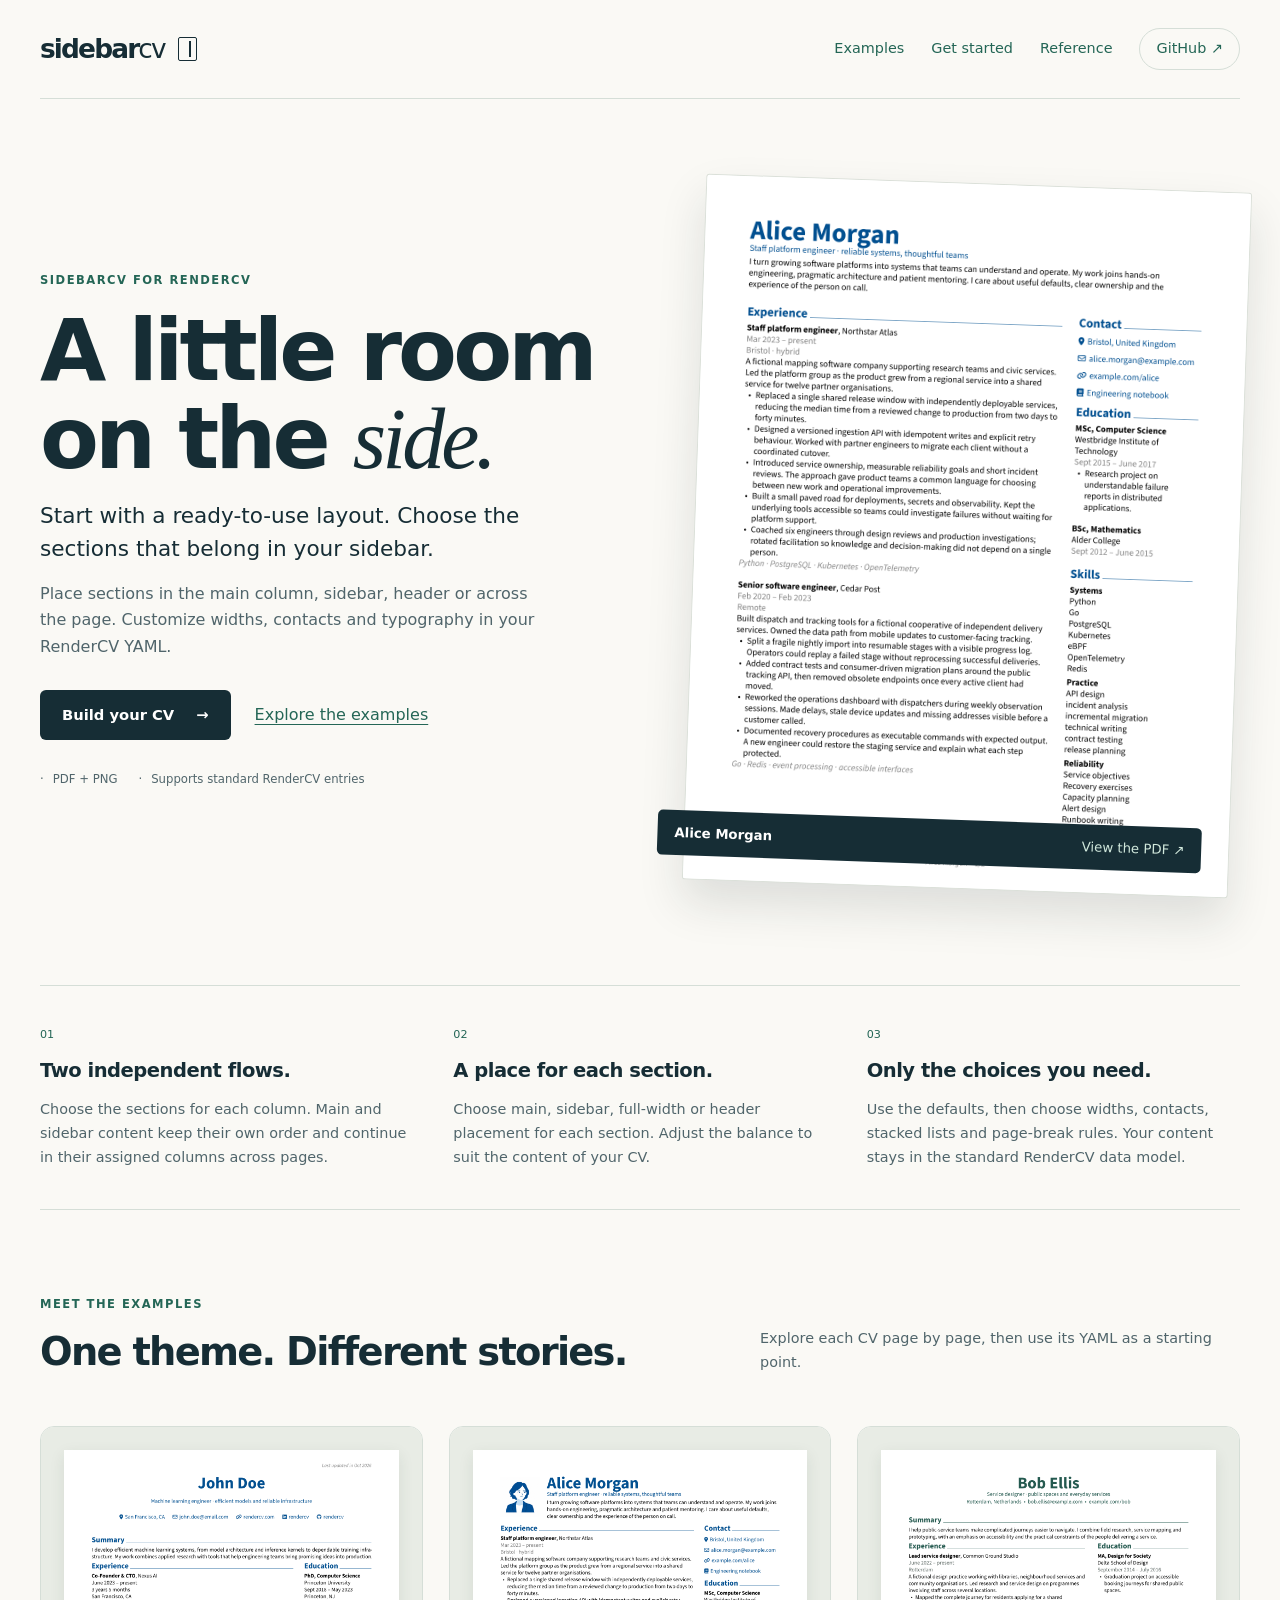
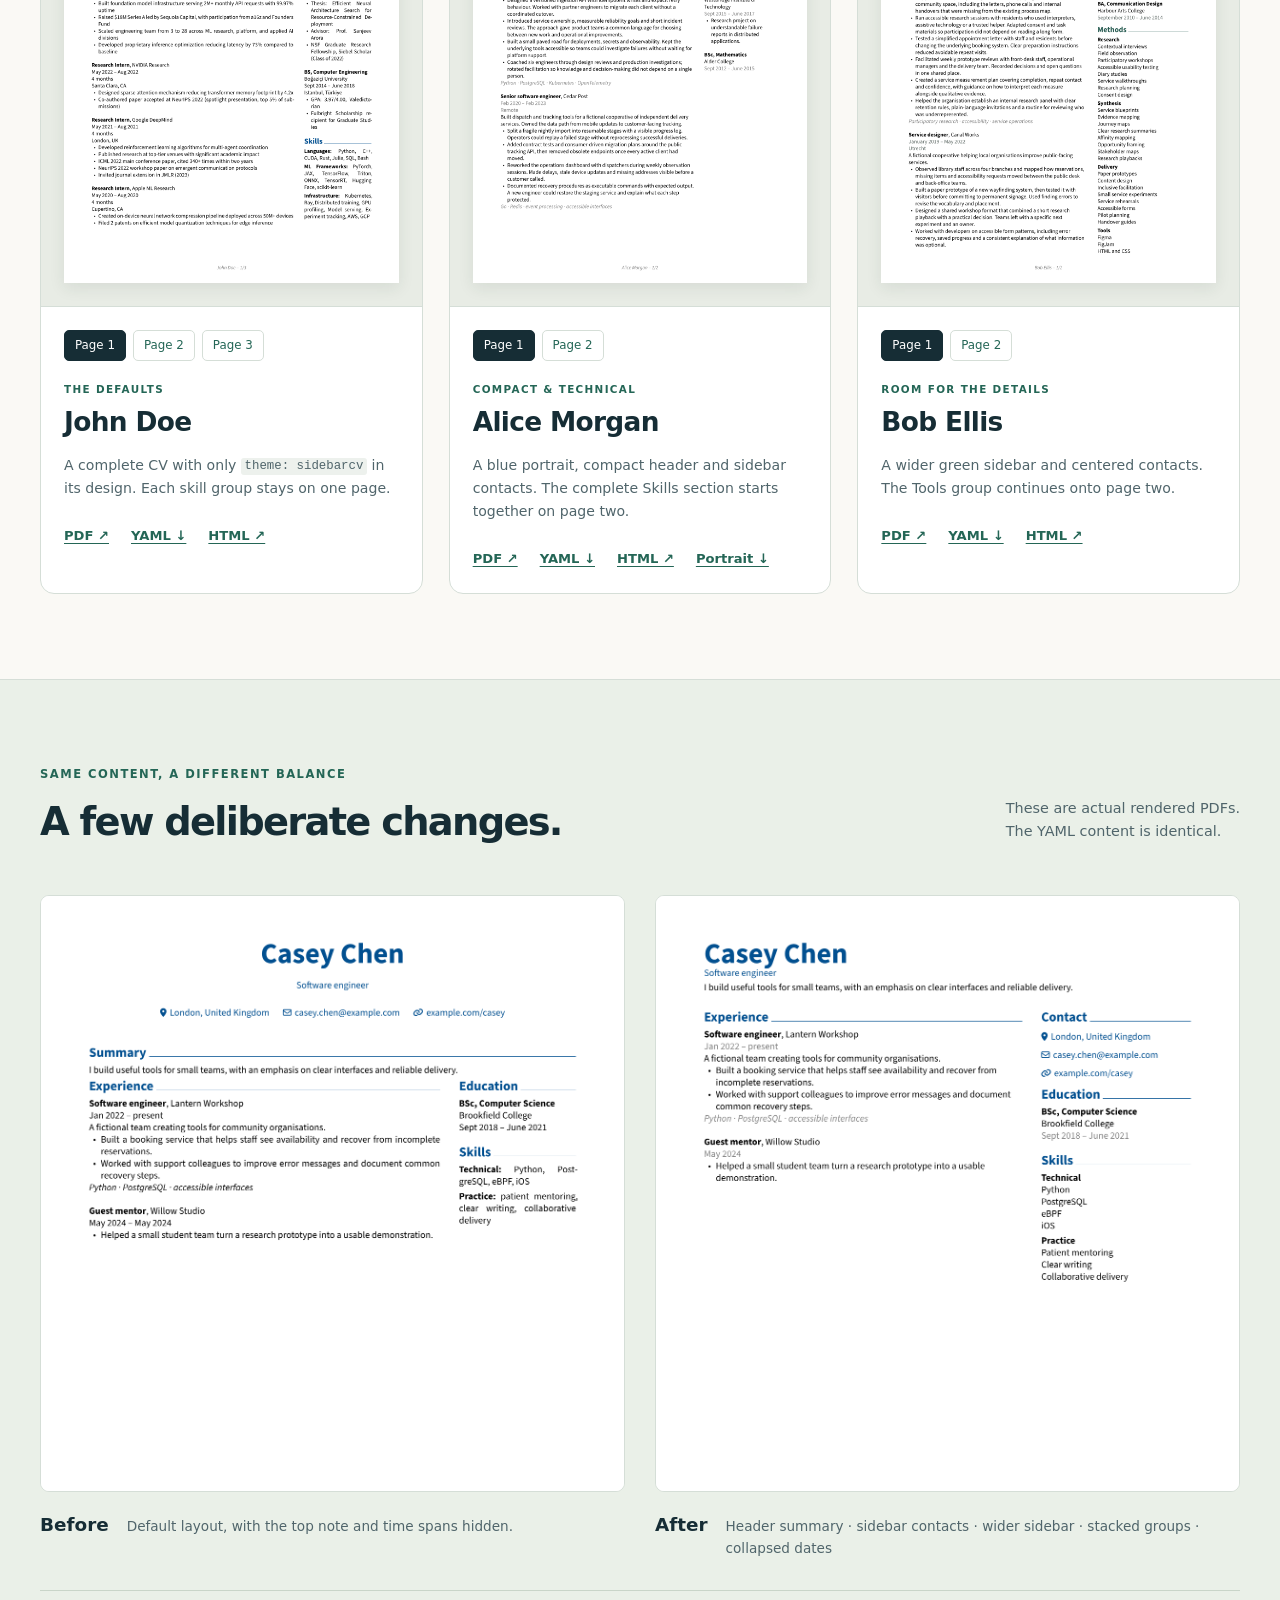
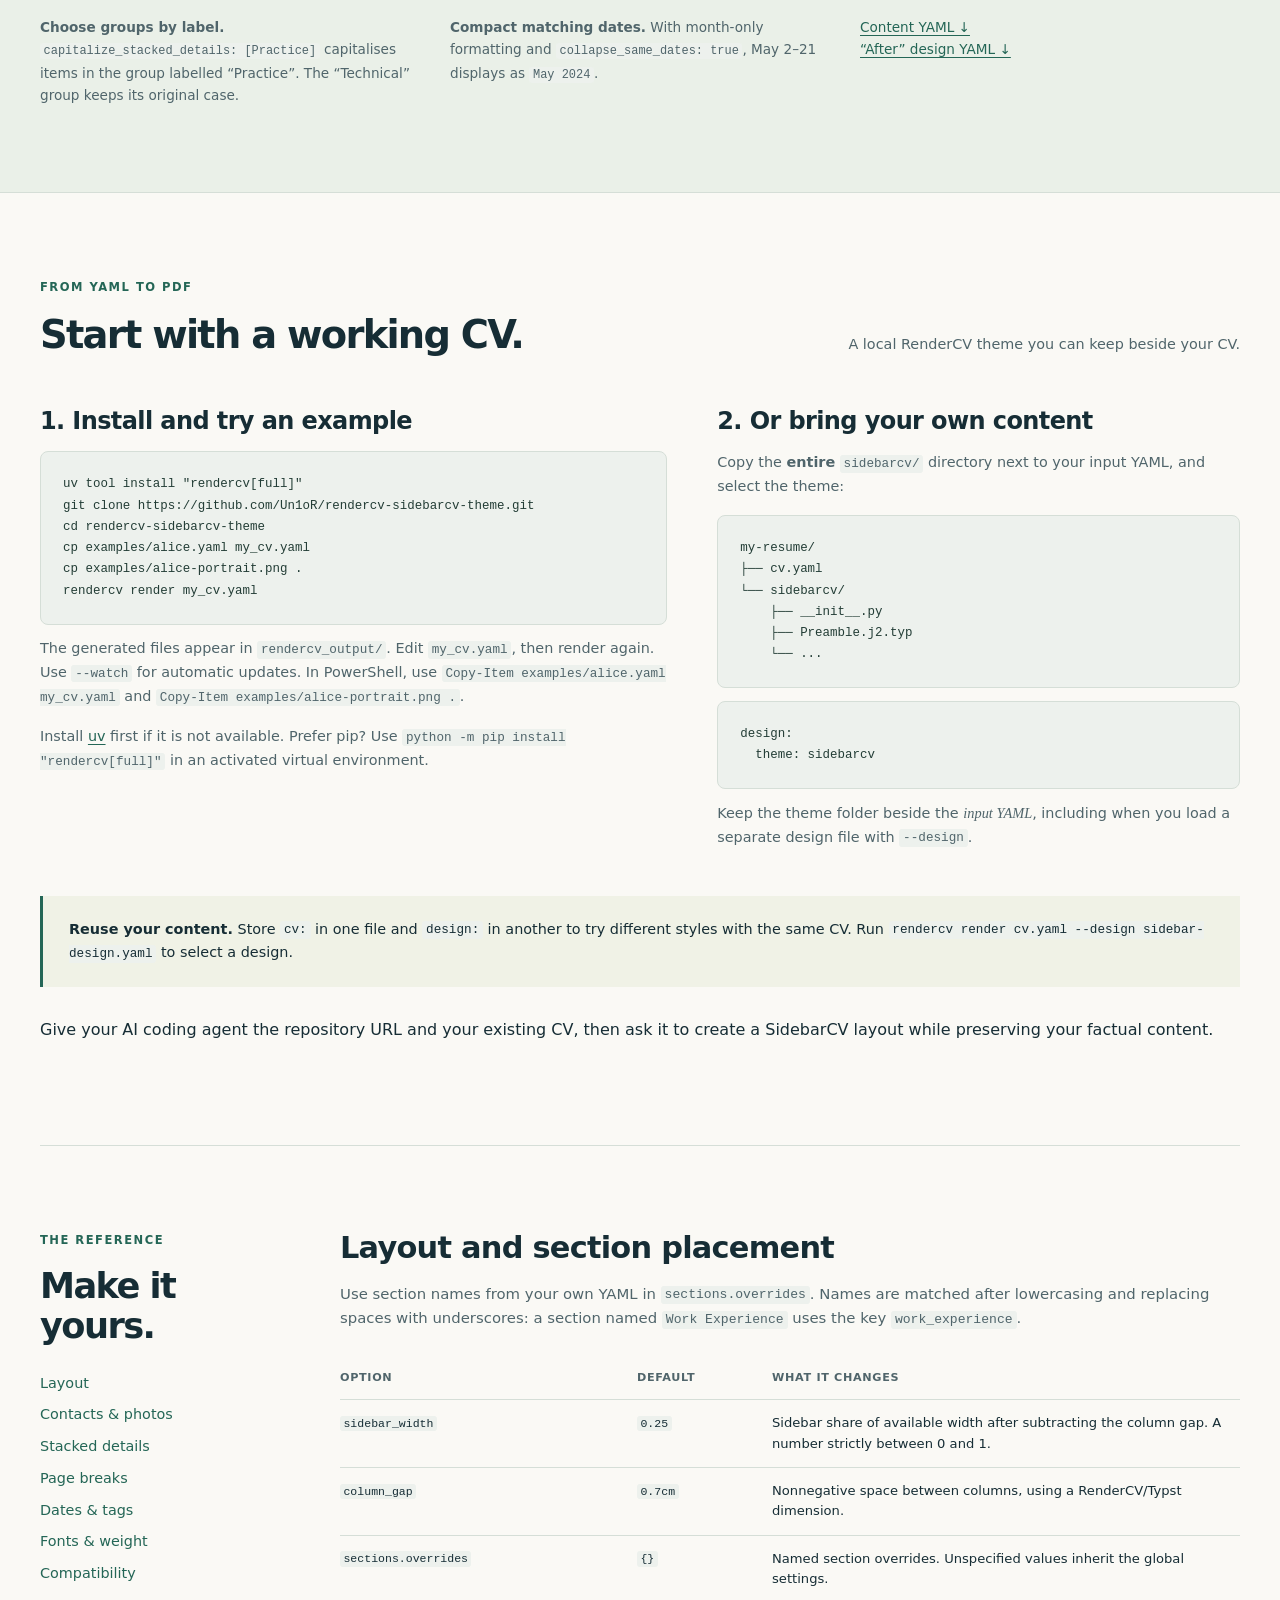
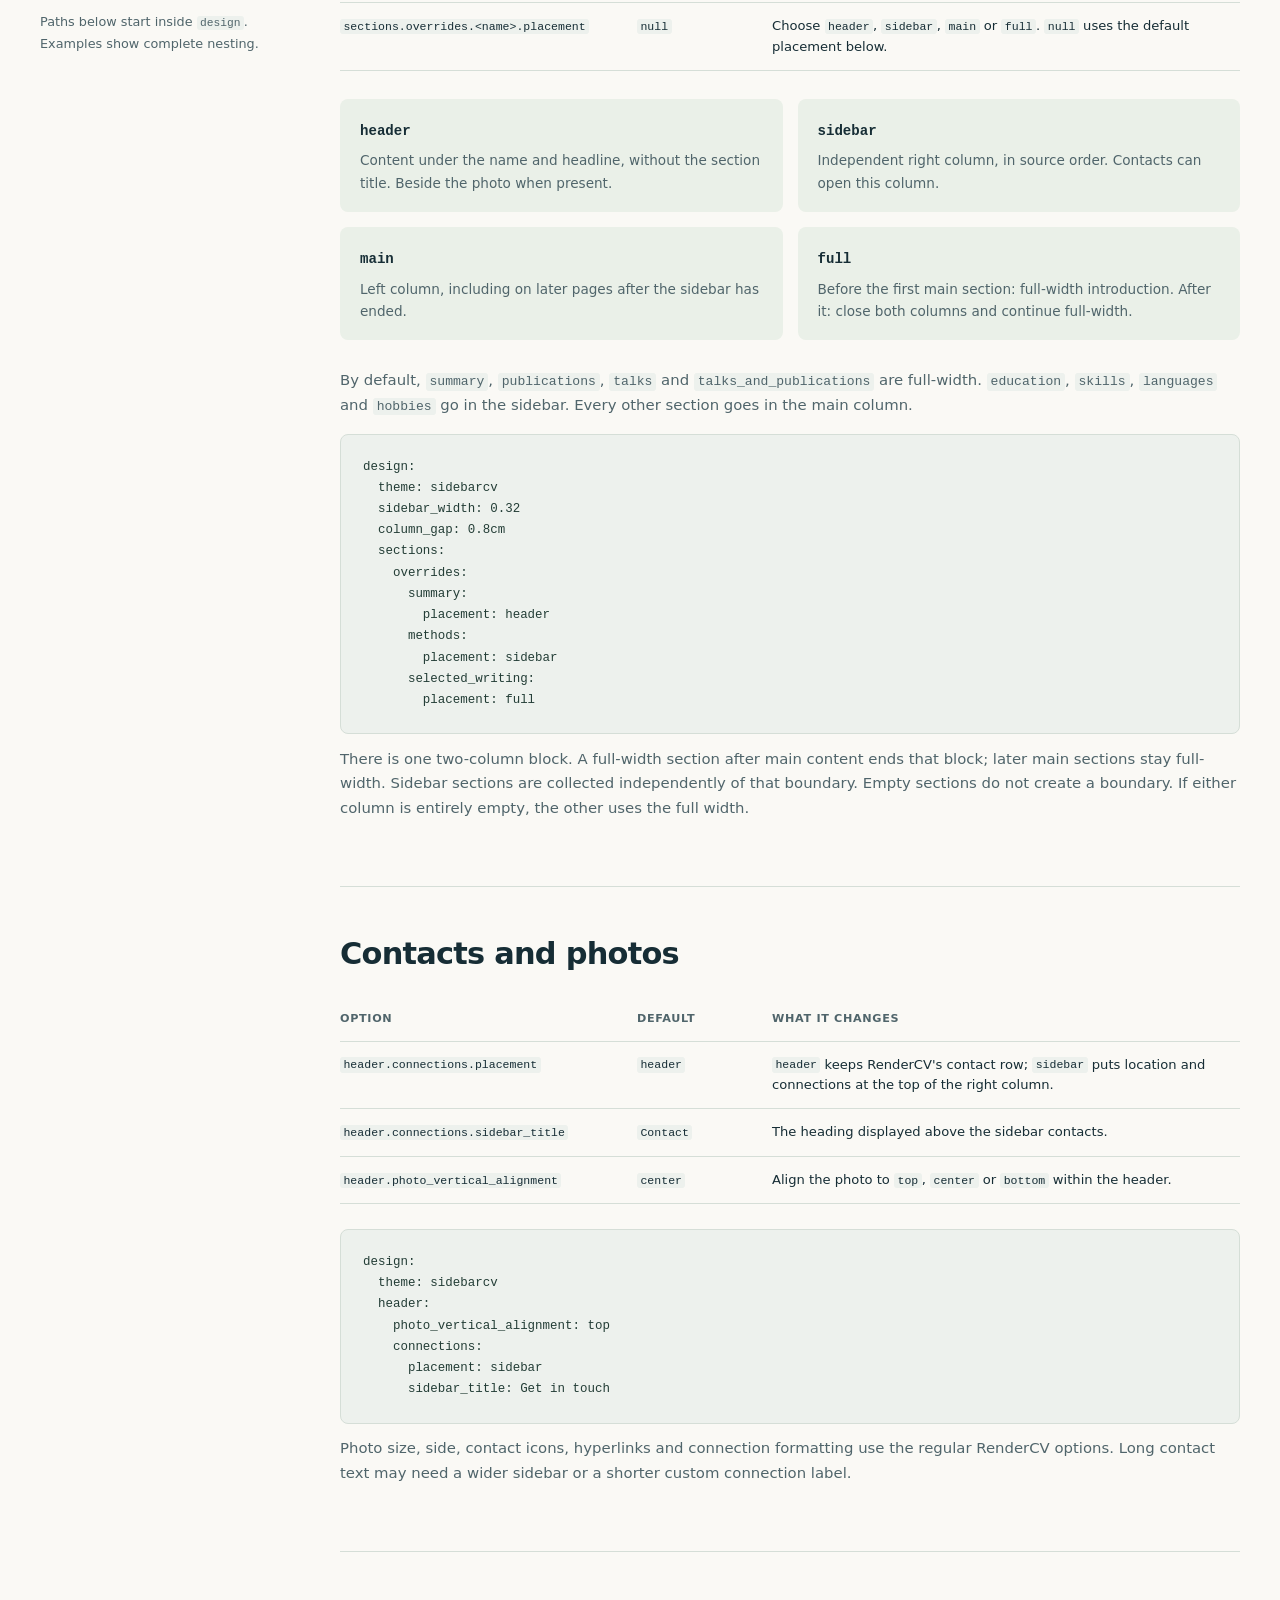
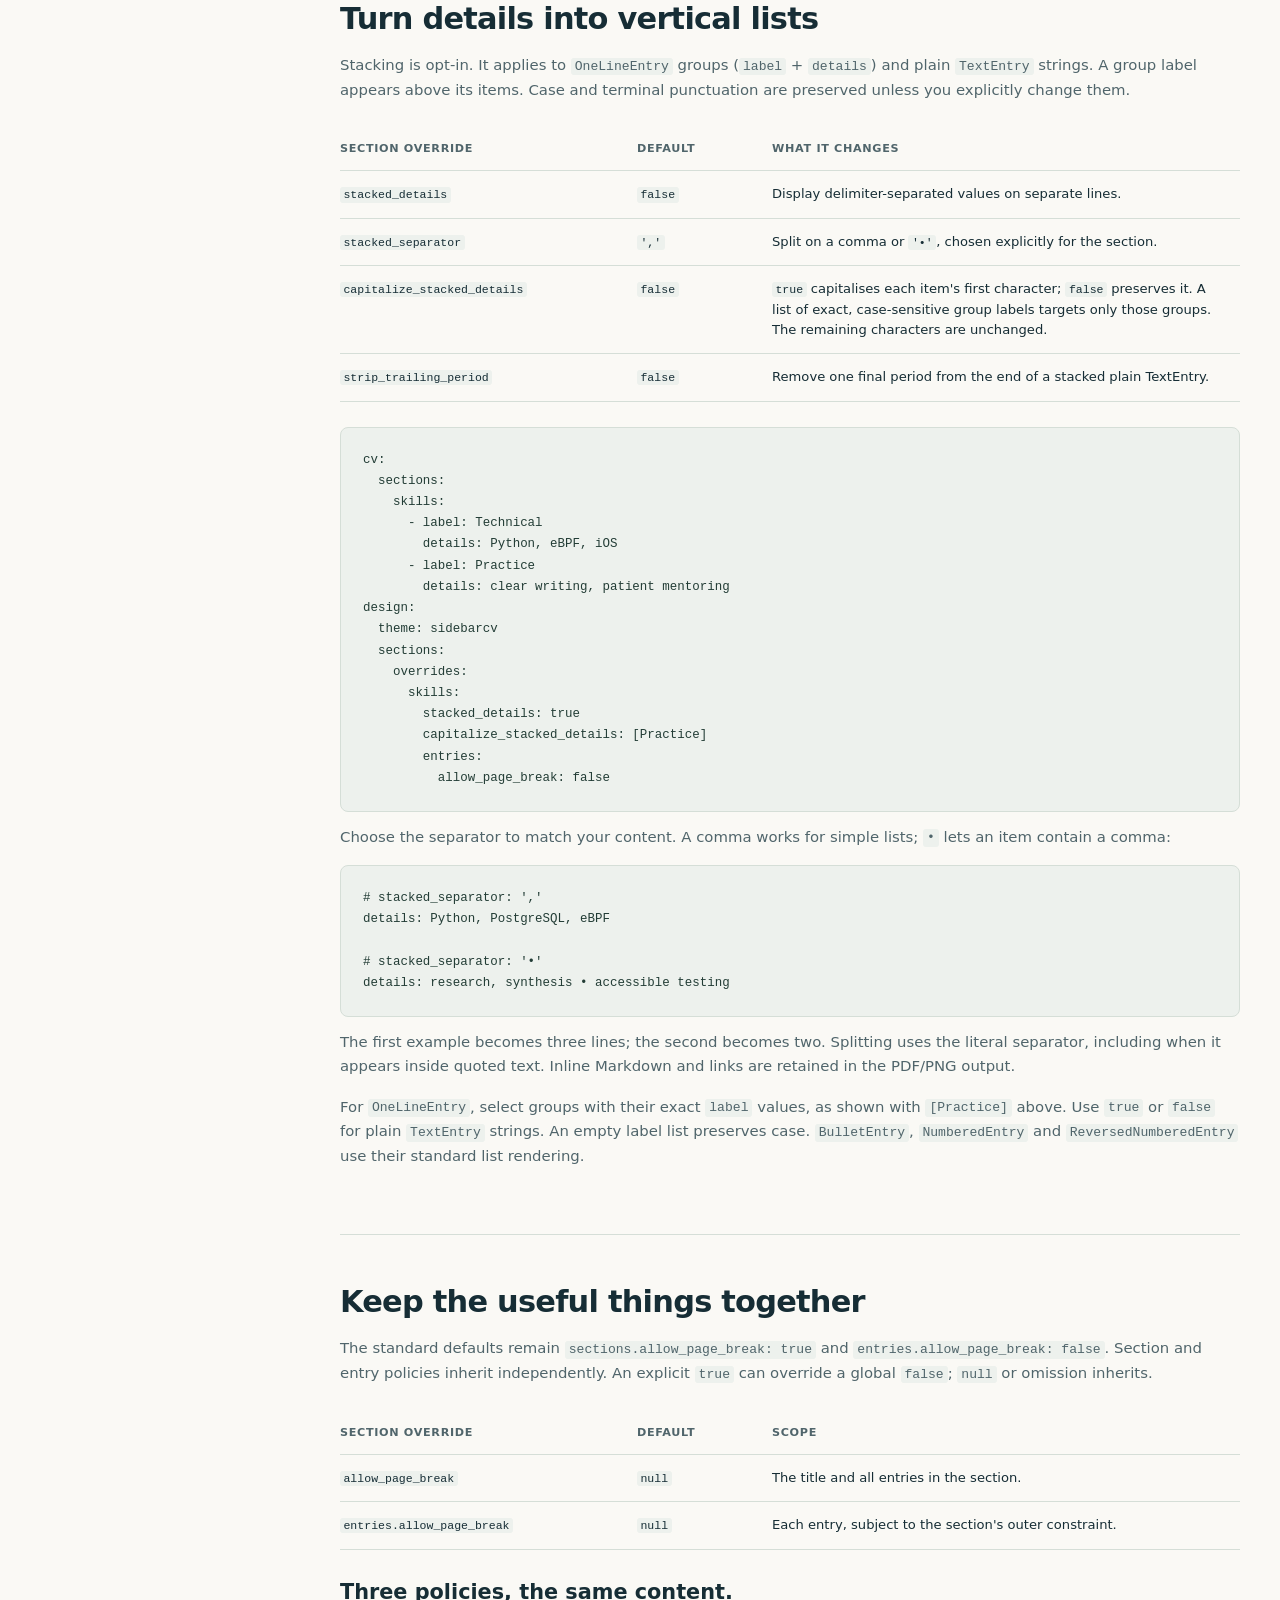
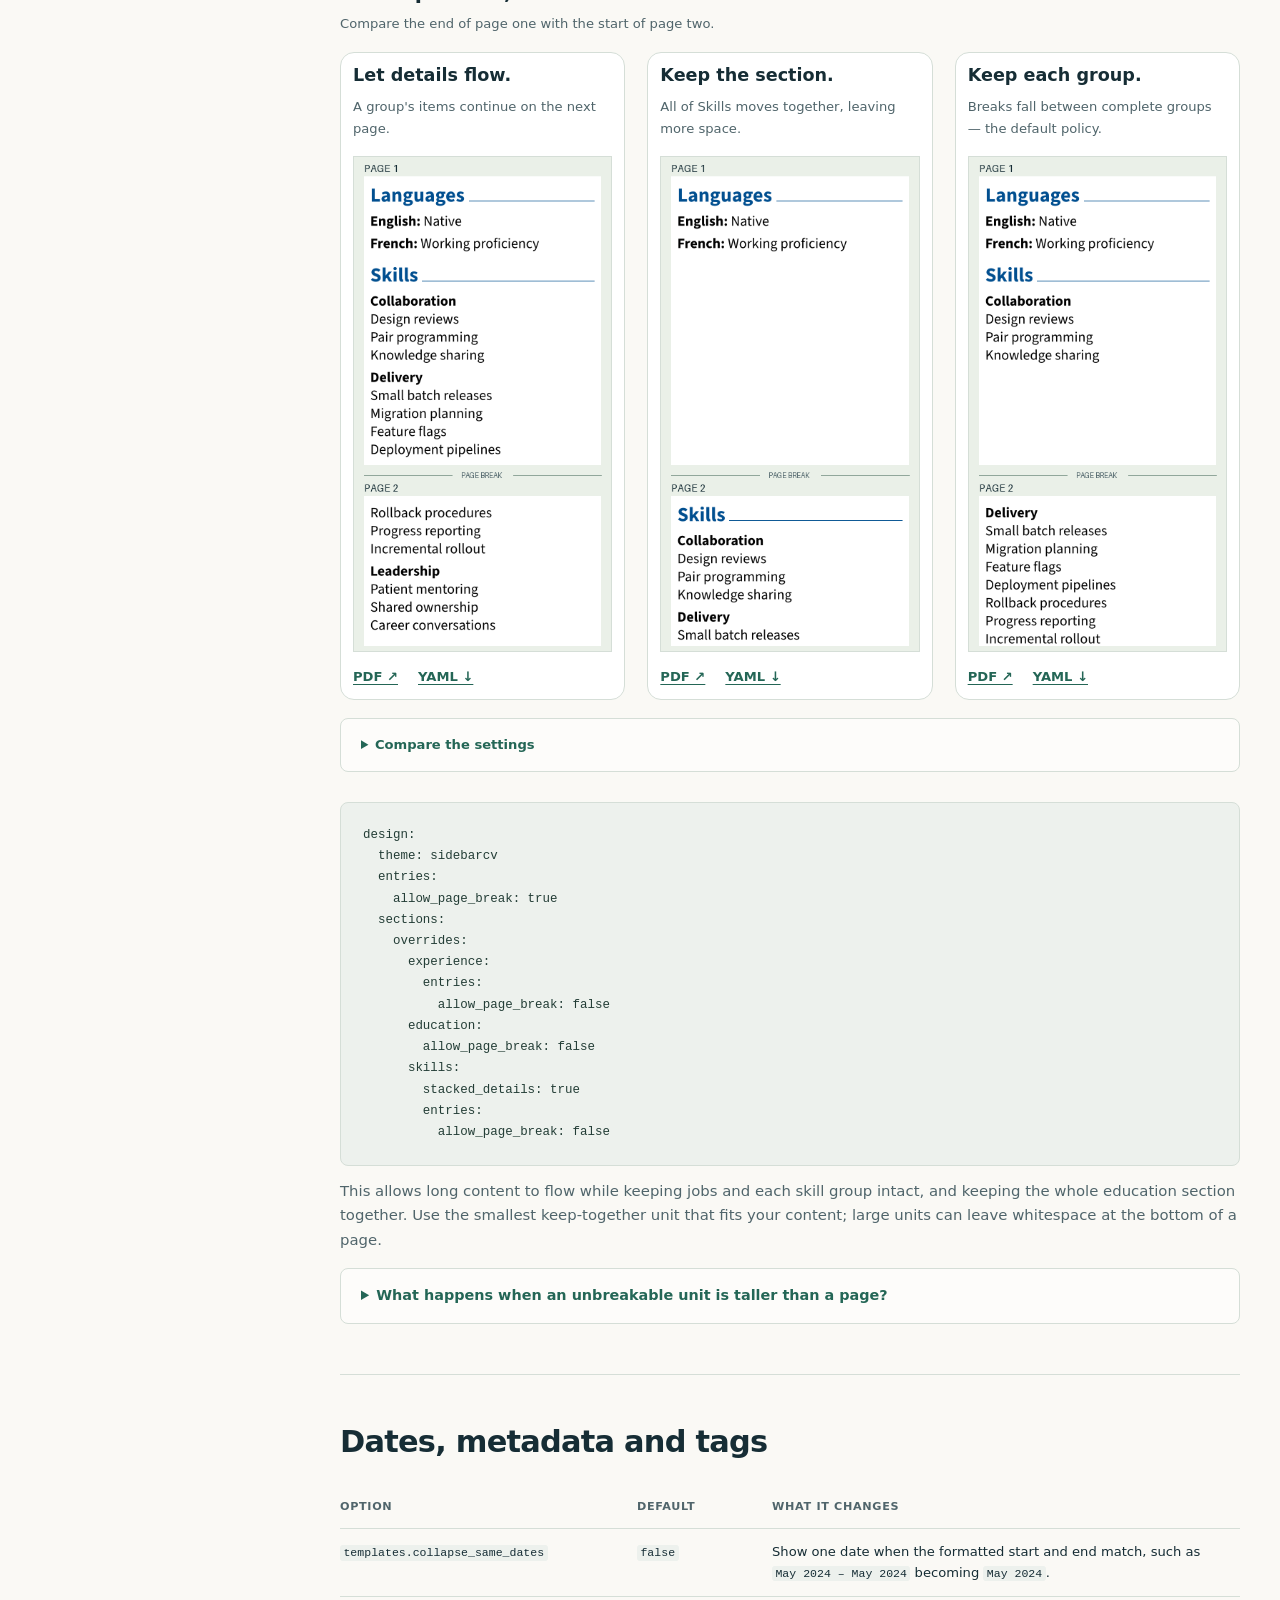
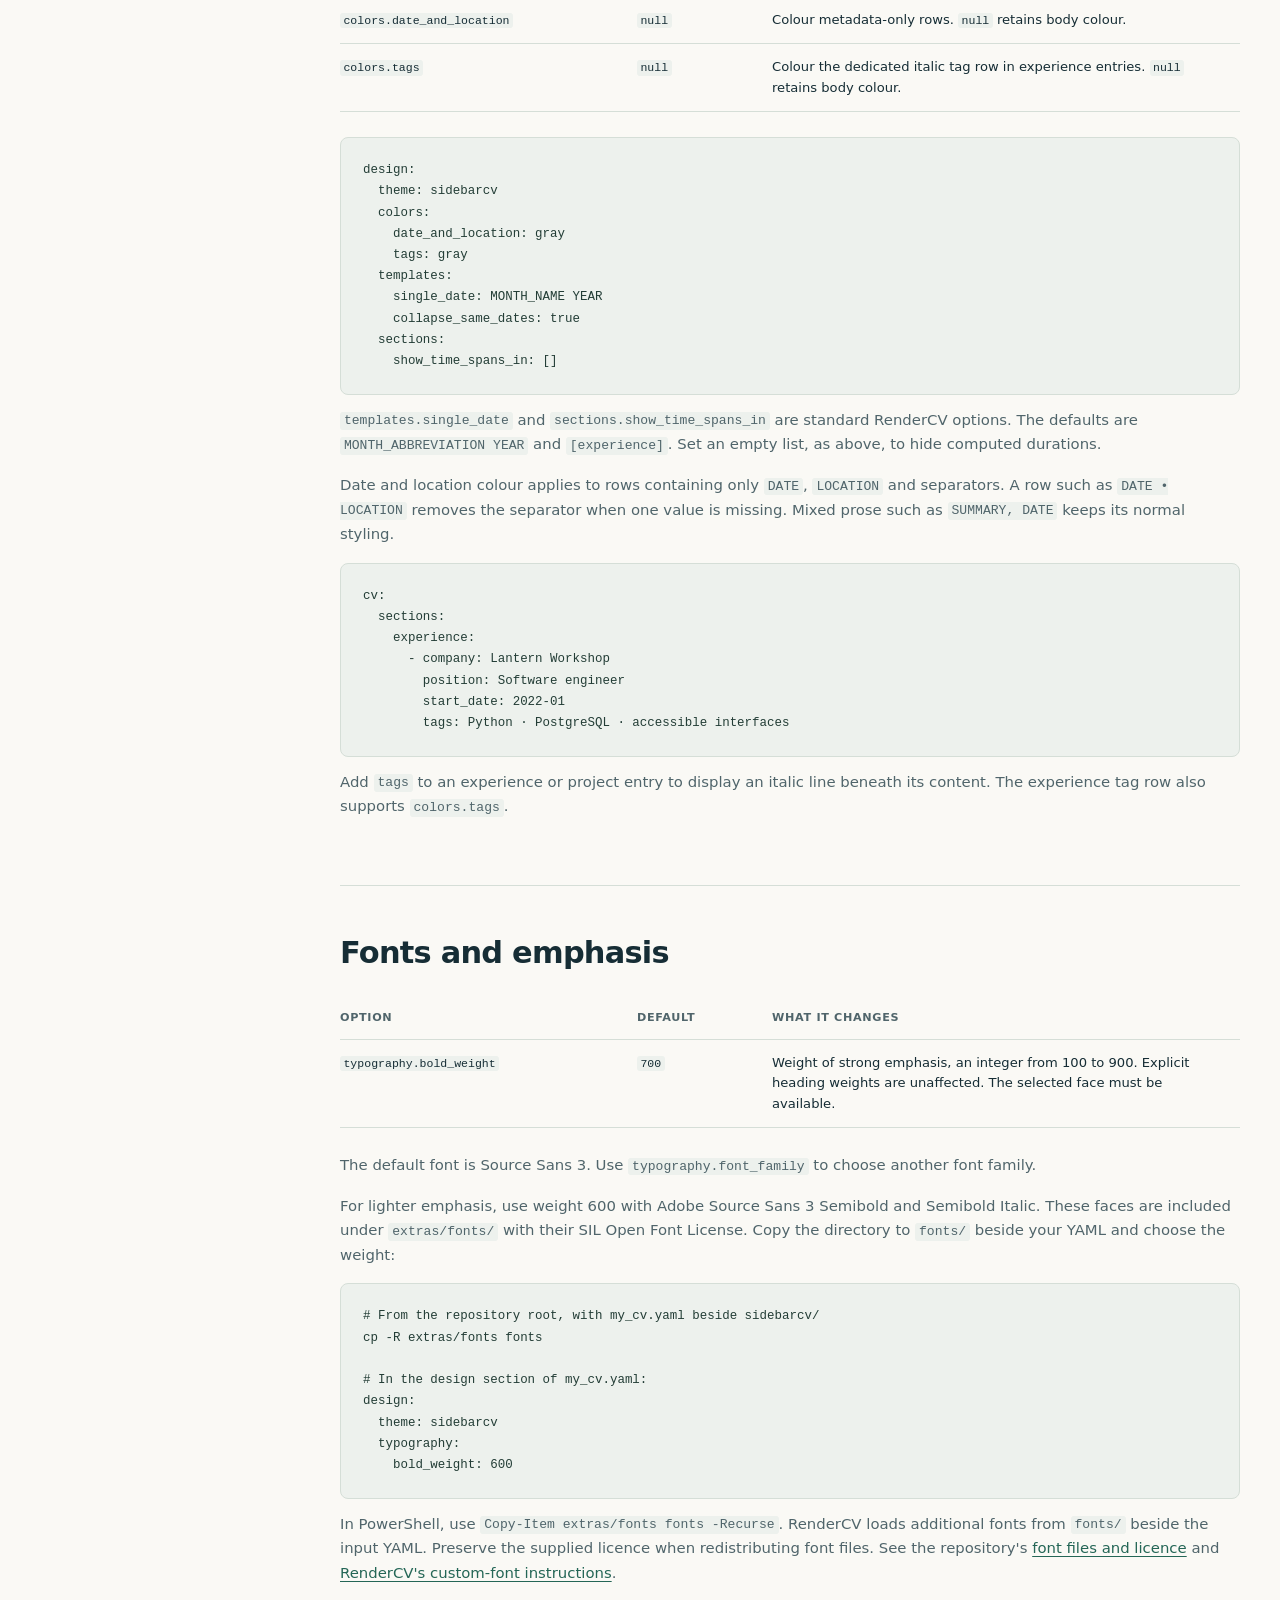
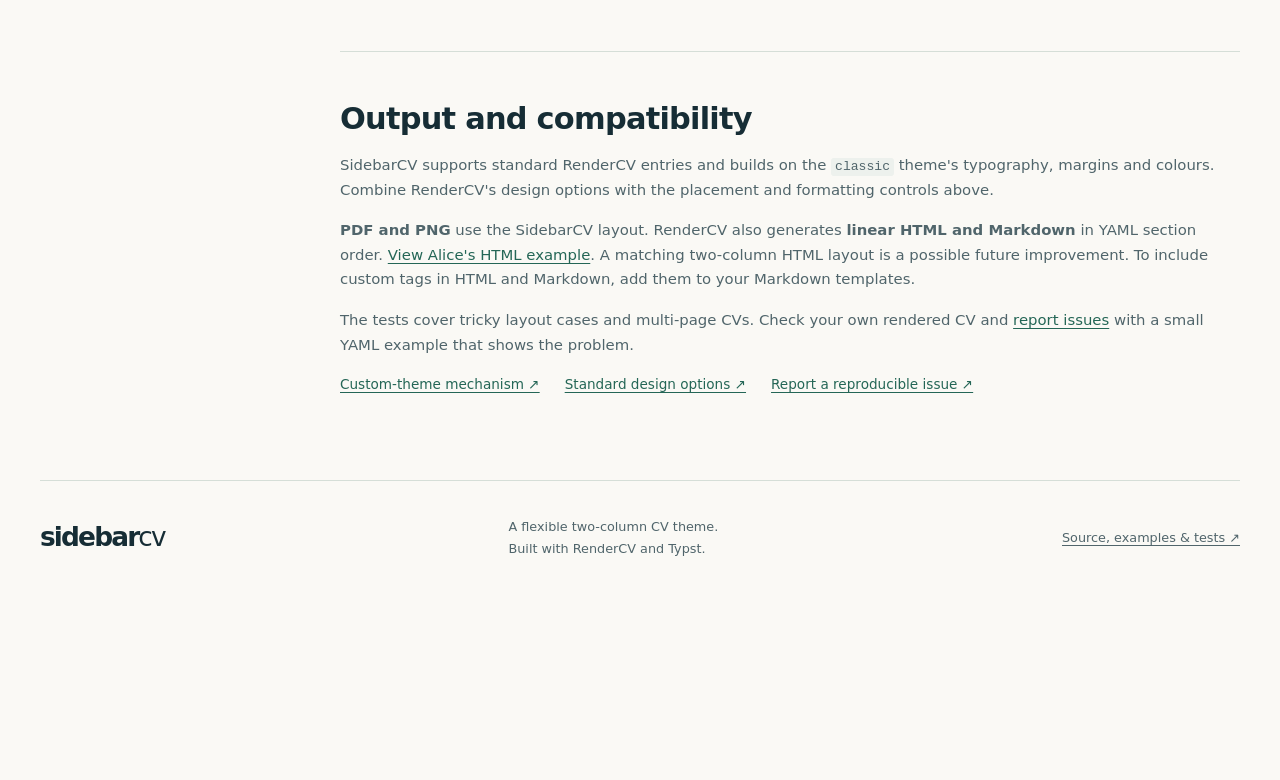
<file: docs/index.html>
<!doctype html>
<html lang="en">
<head>
  <meta charset="utf-8">
  <meta name="viewport" content="width=device-width, initial-scale=1">
  <meta name="description" content="SidebarCV is a flexible two-column theme for RenderCV. Start with a ready-to-use layout, choose your sidebar sections, and customize your CV with editable examples.">
  <link rel="canonical" href="https://Un1oR.github.io/rendercv-sidebarcv-theme/">
  <meta property="og:type" content="website">
  <meta property="og:site_name" content="SidebarCV">
  <meta property="og:title" content="SidebarCV — a flexible two-column theme for RenderCV">
  <meta property="og:description" content="A ready-to-use CV layout with selectable sidebar sections. Explore editable examples and customize placement, widths and typography.">
  <meta property="og:url" content="https://Un1oR.github.io/rendercv-sidebarcv-theme/">
  <meta property="og:image" content="https://Un1oR.github.io/rendercv-sidebarcv-theme/assets/overview.png">
  <meta property="og:image:alt" content="Two SidebarCV layouts: Alice's compact technical CV and Bob's spacious design CV.">
  <meta name="twitter:card" content="summary_large_image">
  <meta name="color-scheme" content="light">
  <title>SidebarCV — a flexible two-column theme for RenderCV</title>
  <link rel="stylesheet" href="style.css">
</head>
<body>
<a class="skip" href="#main">Skip to content</a>
<header class="site-header wrap">
  <a class="wordmark" href="#">sidebar<span>cv</span><span class="mark" aria-hidden="true"></span></a>
  <nav aria-label="Main navigation">
    <a href="#gallery">Examples</a><a href="#start">Get started</a><a href="#reference">Reference</a>
    <a class="github" href="https://github.com/Un1oR/rendercv-sidebarcv-theme">GitHub <span aria-hidden="true">↗</span></a>
  </nav>
</header>
<main id="main">
  <section class="hero wrap">
    <div class="hero-copy">
      <p class="eyebrow">SidebarCV for RenderCV</p>
      <h1>A little room<br>on the <em>side.</em></h1>
      <p class="lead">Start with a ready-to-use layout. Choose the sections that belong in your sidebar.</p>
      <p>Place sections in the main column, sidebar, header or across the page. Customize widths, contacts and typography in your RenderCV YAML.</p>
      <div class="actions"><a class="button" href="#start">Build your CV <span aria-hidden="true">→</span></a><a href="#gallery">Explore the examples</a></div>
      <ul class="facts"><li>PDF + PNG</li><li>Supports standard RenderCV entries</li></ul>
    </div>
    <a class="hero-preview" href="assets/hero.pdf" aria-label="Open Alice Morgan's two-page sample PDF" target="_blank" rel="noopener">
      <img src="assets/hero-1.png" alt="Alice Morgan's compact technical CV with a header summary and sidebar contacts." width="1224" height="1584">
      <span class="preview-label">Alice Morgan <span>View the PDF ↗</span></span>
    </a>
  </section>

  <section class="principles wrap" aria-label="Layout principles">
    <article><span class="number">01</span><h2>Two independent flows.</h2><p>Choose the sections for each column. Main and sidebar content keep their own order and continue in their assigned columns across pages.</p></article>
    <article><span class="number">02</span><h2>A place for each section.</h2><p>Choose main, sidebar, full-width or header placement for each section. Adjust the balance to suit the content of your CV.</p></article>
    <article><span class="number">03</span><h2>Only the choices you need.</h2><p>Use the defaults, then choose widths, contacts, stacked lists and page-break rules. Your content stays in the standard RenderCV data model.</p></article>
  </section>

  <section class="section wrap" id="gallery">
    <div class="section-heading"><div><p class="eyebrow">Meet the examples</p><h2>One theme. Different stories.</h2></div><p>Explore each CV page by page, then use its YAML as a starting point.</p></div>
    <div class="gallery">
      <article class="sample" data-source="john" data-name="John Doe">
        <a class="paper" href="assets/john.pdf" aria-label="Open John Doe's CV, page 1" target="_blank" rel="noopener"><img id="preview-john" src="assets/john-1.png" alt="John Doe, page one: the default SidebarCV layout, with education and inline skill groups in a narrow sidebar." width="1224" height="1584" loading="lazy"></a>
        <div class="sample-copy">
          <div class="sample-pages" role="group" aria-label="Pages of John Doe's CV" hidden>
            <button type="button" data-page="1" data-alt="John Doe, page one: the default SidebarCV layout, with education and inline skill groups in a narrow sidebar." aria-pressed="true" aria-controls="preview-john">Page 1</button>
            <button type="button" data-page="2" data-alt="John Doe, page two: the complete Research Areas skill group starts on this page, alongside the main content." aria-pressed="false" aria-controls="preview-john">Page 2</button>
            <button type="button" data-page="3" data-alt="John Doe, page three: the remaining full-width sections of the CV." aria-pressed="false" aria-controls="preview-john">Page 3</button>
            <span class="sample-page-status" role="status" aria-live="polite" aria-atomic="true">Page 1 of 3</span>
          </div>
          <p class="eyebrow">The defaults</p><h3>John Doe</h3><p>A complete CV with only <code>theme: sidebarcv</code> in its design. Each skill group stays on one page.</p><div class="links"><a href="assets/john.pdf" target="_blank" rel="noopener">PDF ↗</a><a href="assets/john.yaml" download>YAML ↓</a><a href="assets/john.html" target="_blank" rel="noopener">HTML ↗</a></div>
        </div>
      </article>
      <article class="sample" data-source="alice" data-name="Alice Morgan">
        <a class="paper" href="assets/alice.pdf" aria-label="Open Alice Morgan's CV, page 1" target="_blank" rel="noopener"><img id="preview-alice" src="assets/alice-1.png" alt="Alice Morgan, page one: a blue portrait, compact header summary, sidebar contacts and education." width="1224" height="1584" loading="lazy"></a>
        <div class="sample-copy">
          <div class="sample-pages" role="group" aria-label="Pages of Alice Morgan's CV" hidden>
            <button type="button" data-page="1" data-alt="Alice Morgan, page one: a blue portrait, compact header summary, sidebar contacts and education." aria-pressed="true" aria-controls="preview-alice">Page 1</button>
            <button type="button" data-page="2" data-alt="Alice Morgan, page two: the complete Skills section starts together in the sidebar, with continued main content and full-width writing." aria-pressed="false" aria-controls="preview-alice">Page 2</button>
            <span class="sample-page-status" role="status" aria-live="polite" aria-atomic="true">Page 1 of 2</span>
          </div>
          <p class="eyebrow">Compact &amp; technical</p><h3>Alice Morgan</h3><p>A blue portrait, compact header and sidebar contacts. The complete Skills section starts together on page two.</p><div class="links"><a href="assets/alice.pdf" target="_blank" rel="noopener">PDF ↗</a><a href="assets/alice.yaml" download>YAML ↓</a><a href="assets/alice.html" target="_blank" rel="noopener">HTML ↗</a><a href="assets/alice-portrait.png" download>Portrait ↓</a></div>
        </div>
      </article>
      <article class="sample" data-source="bob" data-name="Bob Ellis">
        <a class="paper" href="assets/bob.pdf" aria-label="Open Bob Ellis's CV, page 1" target="_blank" rel="noopener"><img id="preview-bob" src="assets/bob-1.png" alt="Bob Ellis, page one: a wider green sidebar with education and Methods, including the start of the Tools group, plus centered header contacts." width="1224" height="1584" loading="lazy"></a>
        <div class="sample-copy">
          <div class="sample-pages" role="group" aria-label="Pages of Bob Ellis's CV" hidden>
            <button type="button" data-page="1" data-alt="Bob Ellis, page one: a wider green sidebar with education and Methods, including the start of the Tools group, plus centered header contacts." aria-pressed="true" aria-controls="preview-bob">Page 1</button>
            <button type="button" data-page="2" data-alt="Bob Ellis, page two: the Tools group continues with spreadsheets, survey tools and collaborative whiteboards, alongside continued experience and projects." aria-pressed="false" aria-controls="preview-bob">Page 2</button>
            <span class="sample-page-status" role="status" aria-live="polite" aria-atomic="true">Page 1 of 2</span>
          </div>
          <p class="eyebrow">Room for the details</p><h3>Bob Ellis</h3><p>A wider green sidebar and centered contacts. The Tools group continues onto page two.</p><div class="links"><a href="assets/bob.pdf" target="_blank" rel="noopener">PDF ↗</a><a href="assets/bob.yaml" download>YAML ↓</a><a href="assets/bob.html" target="_blank" rel="noopener">HTML ↗</a></div>
        </div>
      </article>
    </div>
  </section>

  <section class="section tinted" id="compare"><div class="wrap">
    <div class="section-heading"><div><p class="eyebrow">Same content, a different balance</p><h2>A few deliberate changes.</h2></div><p>These are actual rendered PDFs.<br>The YAML content is identical.</p></div>
    <div class="comparison">
      <figure><a href="assets/comparison-before.pdf" target="_blank" rel="noopener"><img src="assets/comparison-before-1.png" alt="Before: centered contacts, a titled summary, a narrower sidebar, inline skill groups and repeated May 2024 dates." width="1224" height="1584" loading="lazy"></a><figcaption><strong>Before</strong><span>Default layout, with the top note and time spans hidden.</span></figcaption></figure>
      <figure><a href="assets/comparison-after.pdf" target="_blank" rel="noopener"><img src="assets/comparison-after-1.png" alt="After: summary under the name, contacts in a wider sidebar, stacked skills, gray metadata and one May 2024 date." width="1224" height="1584" loading="lazy"></a><figcaption><strong>After</strong><span>Header summary · sidebar contacts · wider sidebar · stacked groups · collapsed dates</span></figcaption></figure>
    </div>
    <div class="compare-notes"><p><strong>Choose groups by label.</strong> <code>capitalize_stacked_details: [Practice]</code> capitalises items in the group labelled “Practice”. The “Technical” group keeps its original case.</p><p><strong>Compact matching dates.</strong> With month-only formatting and <code>collapse_same_dates: true</code>, May 2–21 displays as <code>May 2024</code>.</p><p><a href="assets/comparison.yaml" download>Content YAML ↓</a><br><a href="assets/comparison-design.yaml" download>“After” design YAML ↓</a></p></div>
  </div></section>

  <section class="section wrap" id="start">
    <div class="section-heading"><div><p class="eyebrow">From YAML to PDF</p><h2>Start with a working CV.</h2></div><p>A local RenderCV theme you can keep beside your CV.</p></div>
    <div class="setup-grid"><div><h3>1. Install and try an example</h3><pre><code>uv tool install "rendercv[full]"
git clone https://github.com/Un1oR/rendercv-sidebarcv-theme.git
cd rendercv-sidebarcv-theme
cp examples/alice.yaml my_cv.yaml
cp examples/alice-portrait.png .
rendercv render my_cv.yaml</code></pre><p>The generated files appear in <code>rendercv_output/</code>. Edit <code>my_cv.yaml</code>, then render again. Use <code>--watch</code> for automatic updates. In PowerShell, use <code>Copy-Item examples/alice.yaml my_cv.yaml</code> and <code>Copy-Item examples/alice-portrait.png .</code>.</p><p>Install <a href="https://docs.astral.sh/uv/getting-started/installation/">uv</a> first if it is not available. Prefer pip? Use <code>python -m pip install "rendercv[full]"</code> in an activated virtual environment.</p></div>
    <div><h3>2. Or bring your own content</h3><p>Copy the <strong>entire</strong> <code>sidebarcv/</code> directory next to your input YAML, and select the theme:</p><pre><code>my-resume/
├── cv.yaml
└── sidebarcv/
    ├── __init__.py
    ├── Preamble.j2.typ
    └── ...</code></pre><pre><code>design:
  theme: sidebarcv</code></pre><p>Keep the theme folder beside the <em>input YAML</em>, including when you load a separate design file with <code>--design</code>.</p></div></div>
    <div class="note"><strong>Reuse your content.</strong> Store <code>cv:</code> in one file and <code>design:</code> in another to try different styles with the same CV. Run <code>rendercv render cv.yaml --design sidebar-design.yaml</code> to select a design.</div>
    <p>Give your AI coding agent the repository URL and your existing CV, then ask it to create a SidebarCV layout while preserving your factual content.</p>
  </section>

  <section class="section reference wrap" id="reference">
    <aside class="reference-nav"><p class="eyebrow">The reference</p><h2>Make it yours.</h2><nav aria-label="Option groups"><a href="#layout">Layout</a><a href="#contacts">Contacts &amp; photos</a><a href="#lists">Stacked details</a><a href="#breaks">Page breaks</a><a href="#dates">Dates &amp; tags</a><a href="#fonts">Fonts &amp; weight</a><a href="#compatibility">Compatibility</a></nav><p>Paths below start inside <code>design</code>. Examples show complete nesting.</p></aside>
    <div class="reference-body">
      <article id="layout"><h3>Layout and section placement</h3><p>Use section names from your own YAML in <code>sections.overrides</code>. Names are matched after lowercasing and replacing spaces with underscores: a section named <code>Work Experience</code> uses the key <code>work_experience</code>.</p>
      <div class="table-scroll"><table><thead><tr><th>Option</th><th>Default</th><th>What it changes</th></tr></thead><tbody>
      <tr><td><code>sidebar_width</code></td><td><code>0.25</code></td><td>Sidebar share of available width after subtracting the column gap. A number strictly between 0 and 1.</td></tr>
      <tr><td><code>column_gap</code></td><td><code>0.7cm</code></td><td>Nonnegative space between columns, using a RenderCV/Typst dimension.</td></tr>
      <tr><td><code>sections.overrides</code></td><td><code>{}</code></td><td>Named section overrides. Unspecified values inherit the global settings.</td></tr>
      <tr><td><code>sections.overrides.&lt;name&gt;.placement</code></td><td><code>null</code></td><td>Choose <code>header</code>, <code>sidebar</code>, <code>main</code> or <code>full</code>. <code>null</code> uses the default placement below.</td></tr>
      </tbody></table></div>
      <div class="placement-grid"><div><strong>header</strong><p>Content under the name and headline, without the section title. Beside the photo when present.</p></div><div><strong>sidebar</strong><p>Independent right column, in source order. Contacts can open this column.</p></div><div><strong>main</strong><p>Left column, including on later pages after the sidebar has ended.</p></div><div><strong>full</strong><p>Before the first main section: full-width introduction. After it: close both columns and continue full-width.</p></div></div>
      <p>By default, <code>summary</code>, <code>publications</code>, <code>talks</code> and <code>talks_and_publications</code> are full-width. <code>education</code>, <code>skills</code>, <code>languages</code> and <code>hobbies</code> go in the sidebar. Every other section goes in the main column.</p>
      <pre><code>design:
  theme: sidebarcv
  sidebar_width: 0.32
  column_gap: 0.8cm
  sections:
    overrides:
      summary:
        placement: header
      methods:
        placement: sidebar
      selected_writing:
        placement: full</code></pre>
      <p>There is one two-column block. A full-width section after main content ends that block; later main sections stay full-width. Sidebar sections are collected independently of that boundary. Empty sections do not create a boundary. If either column is entirely empty, the other uses the full width.</p></article>

      <article id="contacts"><h3>Contacts and photos</h3><div class="table-scroll"><table><thead><tr><th>Option</th><th>Default</th><th>What it changes</th></tr></thead><tbody>
      <tr><td><code>header.connections.placement</code></td><td><code>header</code></td><td><code>header</code> keeps RenderCV's contact row; <code>sidebar</code> puts location and connections at the top of the right column.</td></tr>
      <tr><td><code>header.connections.sidebar_title</code></td><td><code>Contact</code></td><td>The heading displayed above the sidebar contacts.</td></tr>
      <tr><td><code>header.photo_vertical_alignment</code></td><td><code>center</code></td><td>Align the photo to <code>top</code>, <code>center</code> or <code>bottom</code> within the header.</td></tr>
      </tbody></table></div><pre><code>design:
  theme: sidebarcv
  header:
    photo_vertical_alignment: top
    connections:
      placement: sidebar
      sidebar_title: Get in touch</code></pre><p>Photo size, side, contact icons, hyperlinks and connection formatting use the regular RenderCV options. Long contact text may need a wider sidebar or a shorter custom connection label.</p></article>

      <article id="lists"><h3>Turn details into vertical lists</h3><p>Stacking is opt-in. It applies to <code>OneLineEntry</code> groups (<code>label</code> + <code>details</code>) and plain <code>TextEntry</code> strings. A group label appears above its items. Case and terminal punctuation are preserved unless you explicitly change them.</p>
      <div class="table-scroll"><table><thead><tr><th>Section override</th><th>Default</th><th>What it changes</th></tr></thead><tbody>
      <tr><td><code>stacked_details</code></td><td><code>false</code></td><td>Display delimiter-separated values on separate lines.</td></tr>
      <tr><td><code>stacked_separator</code></td><td><code>','</code></td><td>Split on a comma or <code>'•'</code>, chosen explicitly for the section.</td></tr>
      <tr><td><code>capitalize_stacked_details</code></td><td><code>false</code></td><td><code>true</code> capitalises each item's first character; <code>false</code> preserves it. A list of exact, case-sensitive group labels targets only those groups. The remaining characters are unchanged.</td></tr>
      <tr><td><code>strip_trailing_period</code></td><td><code>false</code></td><td>Remove one final period from the end of a stacked plain TextEntry.</td></tr>
      </tbody></table></div>
      <pre><code>cv:
  sections:
    skills:
      - label: Technical
        details: Python, eBPF, iOS
      - label: Practice
        details: clear writing, patient mentoring
design:
  theme: sidebarcv
  sections:
    overrides:
      skills:
        stacked_details: true
        capitalize_stacked_details: [Practice]
        entries:
          allow_page_break: false</code></pre>
      <p>Choose the separator to match your content. A comma works for simple lists; <code>•</code> lets an item contain a comma:</p>
      <pre><code># stacked_separator: ','
details: Python, PostgreSQL, eBPF

# stacked_separator: '•'
details: research, synthesis • accessible testing</code></pre>
      <p>The first example becomes three lines; the second becomes two. Splitting uses the literal separator, including when it appears inside quoted text. Inline Markdown and links are retained in the PDF/PNG output.</p><p>For <code>OneLineEntry</code>, select groups with their exact <code>label</code> values, as shown with <code>[Practice]</code> above. Use <code>true</code> or <code>false</code> for plain <code>TextEntry</code> strings. An empty label list preserves case. <code>BulletEntry</code>, <code>NumberedEntry</code> and <code>ReversedNumberedEntry</code> use their standard list rendering.</p>
      </article>

      <article id="breaks"><h3>Keep the useful things together</h3><p>The standard defaults remain <code>sections.allow_page_break: true</code> and <code>entries.allow_page_break: false</code>. Section and entry policies inherit independently. An explicit <code>true</code> can override a global <code>false</code>; <code>null</code> or omission inherits.</p>
      <div class="table-scroll"><table><thead><tr><th>Section override</th><th>Default</th><th>Scope</th></tr></thead><tbody>
      <tr><td><code>allow_page_break</code></td><td><code>null</code></td><td>The title and all entries in the section.</td></tr><tr><td><code>entries.allow_page_break</code></td><td><code>null</code></td><td>Each entry, subject to the section's outer constraint.</td></tr>
      </tbody></table></div>
        <div id="pagination">
    <div class="pagination-heading"><h4>Three policies, the same content.</h4><p>Compare the end of page one with the start of page two.</p></div>
    <div class="pagination-grid">
      <div class="pagination-card">
        <div class="pagination-copy"><h5>Let details flow.</h5><p>A group's items continue on the next page.</p></div>
        <a href="assets/pagination-flow.pdf" target="_blank" rel="noopener"><img src="assets/pagination-flow.png" alt="Languages and Collaboration finish on page one; Delivery continues across the page break." width="360" height="691" loading="lazy"></a>
        <div class="links"><a href="assets/pagination-flow.pdf" target="_blank" rel="noopener">PDF ↗</a><a href="assets/pagination-flow.yaml" download>YAML ↓</a></div>
      </div>
      <div class="pagination-card">
        <div class="pagination-copy"><h5>Keep the section.</h5><p>All of Skills moves together, leaving more space.</p></div>
        <a href="assets/pagination-section.pdf" target="_blank" rel="noopener"><img src="assets/pagination-section.png" alt="Languages ends above the bottom of page one, leaving a gap; the whole Skills section starts on page two." width="360" height="691" loading="lazy"></a>
        <div class="links"><a href="assets/pagination-section.pdf" target="_blank" rel="noopener">PDF ↗</a><a href="assets/pagination-section.yaml" download>YAML ↓</a></div>
      </div>
      <div class="pagination-card">
        <div class="pagination-copy"><h5>Keep each group.</h5><p>Breaks fall between complete groups — the default policy.</p></div>
        <a href="assets/pagination-groups.pdf" target="_blank" rel="noopener"><img src="assets/pagination-groups.png" alt="Collaboration stays complete on page one with space below it; Delivery starts intact on page two." width="360" height="691" loading="lazy"></a>
        <div class="links"><a href="assets/pagination-groups.pdf" target="_blank" rel="noopener">PDF ↗</a><a href="assets/pagination-groups.yaml" download>YAML ↓</a></div>
      </div>
    </div>
    <details class="pagination-settings"><summary>Compare the settings</summary>
      <p>Under <code>design.sections.overrides</code>, with <code>stacked_details: true</code>:</p>
      <div class="pagination-grid">
        <pre><code># Let details flow
skills:
  allow_page_break: true
  entries:
    allow_page_break: true</code></pre>
        <pre><code># Keep the section
skills:
  allow_page_break: false
  entries:
    allow_page_break: true</code></pre>
        <pre><code># Keep each group
skills:
  allow_page_break: true
  entries:
    allow_page_break: false</code></pre>
      </div>
      <p><a href="assets/pagination.yaml" download>Shared CV content ↓</a> · <a href="#breaks">Page-break reference</a></p>
    </details>
  </div>

      <pre><code>design:
  theme: sidebarcv
  entries:
    allow_page_break: true
  sections:
    overrides:
      experience:
        entries:
          allow_page_break: false
      education:
        allow_page_break: false
      skills:
        stacked_details: true
        entries:
          allow_page_break: false</code></pre>
      <p>This allows long content to flow while keeping jobs and each skill group intact, and keeping the whole education section together. Use the smallest keep-together unit that fits your content; large units can leave whitespace at the bottom of a page.</p>
      <details><summary>What happens when an unbreakable unit is taller than a page?</summary><ul><li>A whole section or one TextEntry/OneLineEntry fails with an explanatory render error. Allow it to break or reduce its height.</li><li>A regular experience, education, project or publication entry starts on a fresh page and can split using RenderCV's renderer. The following entry also starts fresh. A first oversized entry can stay under its section heading at the top of a page.</li><li>Bullet and numbered sections use RenderCV's native list grouping and break behaviour.</li></ul></details></article>

      <article id="dates"><h3>Dates, metadata and tags</h3><div class="table-scroll"><table><thead><tr><th>Option</th><th>Default</th><th>What it changes</th></tr></thead><tbody>
      <tr><td><code>templates.collapse_same_dates</code></td><td><code>false</code></td><td>Show one date when the formatted start and end match, such as <code>May 2024 – May 2024</code> becoming <code>May 2024</code>.</td></tr>
      <tr><td><code>colors.date_and_location</code></td><td><code>null</code></td><td>Colour metadata-only rows. <code>null</code> retains body colour.</td></tr>
      <tr><td><code>colors.tags</code></td><td><code>null</code></td><td>Colour the dedicated italic tag row in experience entries. <code>null</code> retains body colour.</td></tr>
      </tbody></table></div><pre><code>design:
  theme: sidebarcv
  colors:
    date_and_location: gray
    tags: gray
  templates:
    single_date: MONTH_NAME YEAR
    collapse_same_dates: true
  sections:
    show_time_spans_in: []</code></pre><p><code>templates.single_date</code> and <code>sections.show_time_spans_in</code> are standard RenderCV options. The defaults are <code>MONTH_ABBREVIATION YEAR</code> and <code>[experience]</code>. Set an empty list, as above, to hide computed durations.</p>
      <p>Date and location colour applies to rows containing only <code>DATE</code>, <code>LOCATION</code> and separators. A row such as <code>DATE • LOCATION</code> removes the separator when one value is missing. Mixed prose such as <code>SUMMARY, DATE</code> keeps its normal styling.</p>
      <pre><code>cv:
  sections:
    experience:
      - company: Lantern Workshop
        position: Software engineer
        start_date: 2022-01
        tags: Python · PostgreSQL · accessible interfaces</code></pre><p>Add <code>tags</code> to an experience or project entry to display an italic line beneath its content. The experience tag row also supports <code>colors.tags</code>.</p>
      </article>

      <article id="fonts"><h3>Fonts and emphasis</h3><div class="table-scroll"><table><thead><tr><th>Option</th><th>Default</th><th>What it changes</th></tr></thead><tbody><tr><td><code>typography.bold_weight</code></td><td><code>700</code></td><td>Weight of strong emphasis, an integer from 100 to 900. Explicit heading weights are unaffected. The selected face must be available.</td></tr></tbody></table></div><p>The default font is Source Sans 3. Use <code>typography.font_family</code> to choose another font family.</p>
      <p>For lighter emphasis, use weight 600 with Adobe Source Sans 3 Semibold and Semibold Italic. These faces are included under <code>extras/fonts/</code> with their SIL Open Font License. Copy the directory to <code>fonts/</code> beside your YAML and choose the weight:</p><pre><code># From the repository root, with my_cv.yaml beside sidebarcv/
cp -R extras/fonts fonts

# In the design section of my_cv.yaml:
design:
  theme: sidebarcv
  typography:
    bold_weight: 600</code></pre><p>In PowerShell, use <code>Copy-Item extras/fonts fonts -Recurse</code>. RenderCV loads additional fonts from <code>fonts/</code> beside the input YAML. Preserve the supplied licence when redistributing font files. See the repository's <a href="https://github.com/Un1oR/rendercv-sidebarcv-theme/tree/main/extras/fonts">font files and licence</a> and <a href="https://docs.rendercv.com/user_guide/how_to/custom_fonts/">RenderCV's custom-font instructions</a>.</p></article>

      <article id="compatibility"><h3>Output and compatibility</h3><p>SidebarCV supports standard RenderCV entries and builds on the <code>classic</code> theme's typography, margins and colours. Combine RenderCV's design options with the placement and formatting controls above.</p><p><strong>PDF and PNG</strong> use the SidebarCV layout. RenderCV also generates <strong>linear HTML and Markdown</strong> in YAML section order. <a href="assets/alice.html" target="_blank" rel="noopener">View Alice's HTML example</a>. A matching two-column HTML layout is a possible future improvement. To include custom tags in HTML and Markdown, add them to your Markdown templates.</p><p>The tests cover tricky layout cases and multi-page CVs. Check your own rendered CV and <a href="https://github.com/Un1oR/rendercv-sidebarcv-theme/issues">report issues</a> with a small YAML example that shows the problem.</p>
      <div class="source-links"><a href="https://docs.rendercv.com/user_guide/how_to/override_default_templates/">Custom-theme mechanism ↗</a><a href="https://docs.rendercv.com/user_guide/yaml_input_structure/design/">Standard design options ↗</a><a href="https://github.com/Un1oR/rendercv-sidebarcv-theme/issues">Report a reproducible issue ↗</a></div></article>
    </div>
  </section>
</main>
<footer class="site-footer wrap"><a class="wordmark" href="#">sidebar<span>cv</span></a><p>A flexible two-column CV theme.<br>Built with RenderCV and Typst.</p><a href="https://github.com/Un1oR/rendercv-sidebarcv-theme">Source, examples &amp; tests ↗</a></footer>
<script src="gallery.js" defer></script>
</body>
</html>
</file>
<file: docs/style.css>
:root {
  --ink:#162d35;
  --muted:#50656b;
  --accent:#246656;
  --pale:#eaf0e8;
  --paper:#faf9f5;
  --line:#d5ded7;
  --white:#fff;
  --code:#edf1ed;
  --radius:14px;
  font-family:Inter,ui-sans-serif,system-ui,-apple-system,BlinkMacSystemFont,"Segoe UI",sans-serif;
  color:var(--ink);
  background:var(--paper);
  font-synthesis:none;
  line-height:1.65
}
* {
  box-sizing:border-box
}
html {
  scroll-behavior:smooth;
  scroll-padding-top:2rem
}
body {
  margin:0
}
a {
  color:var(--accent);
  text-underline-offset:.22em
}
a:hover {
  text-decoration-thickness:2px
}
a:focus-visible,summary:focus-visible {
  outline:3px solid #bd6d2e;
  outline-offset:5px
}
img {
  display:block;
  width:100%;
  height:auto
}
p {
  margin:0 0 1rem
}
h1,h2,h3 {
  line-height:1.15;
  letter-spacing:-.045em;
  margin:0 0 1rem;
  font-weight:650
}
h1 {
  font-size:clamp(3.5rem,6.7vw,6.4rem);
  line-height:1.03
}
h2 {
  font-size:clamp(2rem,3vw,3rem)
}
h3 {
  font-size:1.5rem;
  letter-spacing:-.025em
}
em {
  font-family:Georgia,"Times New Roman",serif;
  font-weight:400
}
.wrap {
  width:min(1220px,calc(100% - 80px));
  margin-inline:auto
}
.skip {
  position:absolute;
  left:1rem;
  top:-5rem;
  padding:1rem;
  background:white;
  z-index:5
}
.skip:focus {
  top:1rem
}
.site-header {
  display:flex;
  align-items:center;
  justify-content:space-between;
  padding-block:28px;
  border-bottom:1px solid var(--line);
  gap:24px
}
.wordmark {
  display:inline-flex;
  gap:0;
  align-items:center;
  font-weight:780;
  letter-spacing:-.07em;
  font-size:1.65rem;
  text-decoration:none;
  color:var(--ink);
  line-height:1
}
.wordmark>span:first-child {
  font-weight:400
}
.mark {
  display:inline-block;
  width:19px;
  height:24px;
  margin-left:13px;
  border:1.5px solid currentColor;
  border-radius:2px;
  position:relative
}
.mark:after {
  content:"";
  position:absolute;
  right:5px;
  top:3px;
  bottom:3px;
  width:1.5px;
  background:currentColor
}
.site-header nav {
  display:flex;
  align-items:center;
  gap:27px;
  font-size:.9rem
}
.site-header nav a {
  white-space:nowrap;
  text-decoration:none
}
.github {
  border:1px solid var(--line);
  border-radius:30px;
  padding:8px 16px
}
.hero {
  display:grid;
  grid-template-columns:1.05fr 1fr;
  gap:80px;
  align-items:center;
  padding-block:84px 96px
}
.eyebrow {
  font-size:.72rem;
  letter-spacing:.13em;
  font-weight:750;
  text-transform:uppercase;
  margin-bottom:1rem;
  color:var(--accent)
}
.lead {
  font-size:1.35rem;
  line-height:1.5;
  max-width:31rem
}
.hero-copy>p:not(.eyebrow) {
  max-width:32rem
}
.hero-copy>p:not(.lead):not(.eyebrow) {
  color:var(--muted)
}
.actions {
  display:flex;
  align-items:center;
  flex-wrap:wrap;
  gap:24px;
  margin-block:30px
}
.button {
  display:inline-flex;
  gap:22px;
  background:var(--ink);
  color:white;
  padding:13px 22px;
  border-radius:6px;
  text-decoration:none;
  font-size:.92rem;
  font-weight:600
}
.button:hover {
  background:var(--accent)
}
.facts {
  display:flex;
  flex-wrap:wrap;
  gap:10px 21px;
  list-style:none;
  padding:0;
  font-size:.73rem;
  color:var(--muted)
}
.facts li:before {
  content:"·";
  margin-right:9px
}
.hero-preview {
  position:relative;
  display:block;
  transform:rotate(2deg);
  border:1px solid #dbe0d9;
  box-shadow:0 23px 45px #172a2920;
  background:#fff;
  border-radius:3px;
  text-decoration:none;
  transition:transform .2s
}
.hero-preview:hover {
  transform:rotate(0)
}
.hero-preview>img {
  border-radius:3px
}
.preview-label {
  position:absolute;
  left:-27px;
  right:27px;
  bottom:23px;
  display:flex;
  justify-content:space-between;
  gap:12px;
  padding:12px 17px;
  color:#fff;
  background:var(--ink);
  border-radius:5px;
  font-weight:650;
  font-size:.83rem
}
.preview-label>span {
  font-weight:400;
  white-space:nowrap;
  color:#d1e8dc
}
.principles {
  display:grid;
  grid-template-columns:repeat(3,1fr);
  gap:40px;
  border-block:1px solid var(--line);
  padding-block:40px
}
.principles .number {
  display:block;
  font-size:.7rem;
  color:var(--accent);
  margin-bottom:15px
}
.principles h2 {
  font-size:1.22rem;
  letter-spacing:-.025em
}
.principles p {
  font-size:.9rem;
  color:var(--muted);
  margin:0
}
.section {
  padding-block:85px
}
.section-heading {
  display:flex;
  justify-content:space-between;
  align-items:end;
  gap:36px;
  margin-bottom:35px
}
.section-heading>p {
  font-size:.9rem;
  color:var(--muted);
  margin-bottom:1rem;
  max-width:30rem
}
.gallery {
  display:grid;
  grid-template-columns:repeat(3,minmax(0,1fr));
  gap:26px
}
.sample {
  background:var(--white);
  border:1px solid var(--line);
  border-radius:var(--radius);
  overflow:hidden
}
.paper {
  display:block;
  background:#e8ece5;
  padding:23px;
  border-bottom:1px solid var(--line)
}
.paper img {
  box-shadow:0 5px 15px #23332c17;
  transition:transform .2s
}
.paper:hover img {
  transform:translateY(-4px)
}
.sample-copy {
  padding:23px
}
.sample-copy .eyebrow {
  font-size:.65rem;
  margin-bottom:9px
}
.sample-copy h3 {
  font-size:1.65rem
}
.sample-copy p:not(.eyebrow) {
  font-size:.88rem;
  color:var(--muted)
}
.links {
  display:flex;
  flex-wrap:wrap;
  gap:22px;
  font-size:.82rem;
  font-weight:650;
  margin-top:25px
}
.caption {
  color:var(--muted);
  font-size:.78rem;
  margin-block:20px 0
}
.page-gallery {
  margin-top:25px
}
.continuation {
  margin-top:25px
}
.continuation img {
  border:1px solid var(--line);
  box-shadow:0 6px 20px #162d3510
}
#pagination {
  margin-block:30px
}
.pagination-heading h4 {
  font-size:1.3rem;
  margin:0 0 8px;
  line-height:1.2
}
#pagination p {
  font-size:.82rem
}
.pagination-heading {
  margin-bottom:18px
}
.pagination-grid {
  display:grid;
  grid-template-columns:repeat(3,minmax(0,1fr));
  gap:22px
}
.pagination-card {
  margin:0;
  display:flex;
  flex-direction:column;
  min-width:0;
  padding:12px;
  background:var(--white);
  border:1px solid var(--line);
  border-radius:var(--radius)
}
.pagination-copy {
  flex:1
}
.pagination-copy h5 {
  font-size:1.1rem;
  line-height:1.2;
  margin:0 0 10px
}
.pagination-copy p {
  font-size:.82rem;
  color:var(--muted)
}
.pagination-card > a {
  display:block;
  border:1px solid var(--line)
}
.pagination-card .links {
  margin-top:14px;
  gap:20px
}
.pagination-settings {
  margin-top:18px;
  font-size:.82rem
}
.pagination-settings pre {
  margin:0 0 1rem;
  padding:14px;
  font-size:.72rem
}
.sample-pages {
  display:flex;
  flex-wrap:wrap;
  gap:7px;
  margin-bottom:20px
}
.sample-pages[hidden] {
  display:none
}
.sample-pages button {
  font:inherit;
  font-size:.74rem;
  padding:5px 10px;
  border:1px solid var(--line);
  border-radius:5px;
  color:var(--accent);
  background:var(--white);
  cursor:pointer
}
.sample-pages button[aria-pressed="true"] {
  background:var(--ink);
  color:var(--white);
  border-color:var(--ink)
}
.sample-pages button:focus-visible {
  outline:3px solid #bd6d2e;
  outline-offset:3px
}
.sample-page-status {
  position:absolute;
  width:1px;
  height:1px;
  padding:0;
  margin:-1px;
  overflow:hidden;
  clip-path:inset(50%);
  white-space:nowrap
}
.tinted {
  background:var(--pale);
  border-block:1px solid var(--line)
}
.comparison {
  display:grid;
  grid-template-columns:1fr 1fr;
  gap:30px
}
.comparison figure {
  margin:0;
  min-width:0
}
.comparison figure>a {
  display:block;
  background:white;
  border:1px solid var(--line);
  border-radius:9px;
  overflow:hidden;
  aspect-ratio:1/1.02
}
.comparison img {
  width:100%;
  height:100%;
  object-fit:cover;
  object-position:top
}
.comparison figcaption {
  display:flex;
  align-items:baseline;
  gap:18px;
  padding-top:18px
}
.comparison figcaption strong {
  font-size:1.15rem
}
.comparison figcaption span {
  font-size:.85rem;
  color:var(--muted)
}
.compare-notes {
  display:grid;
  grid-template-columns:1fr 1fr 1fr;
  gap:30px;
  border-top:1px solid #c9d5c9;
  margin-top:30px;
  padding-top:25px;
  font-size:.85rem;
  color:var(--muted)
}
.compare-notes p {
  margin:0
}
.setup-grid {
  display:grid;
  grid-template-columns:1.2fr 1fr;
  gap:50px
}
.setup-grid > *, .reference > * {
  min-width:0
}
.setup-grid p {
  font-size:.9rem;
  color:var(--muted)
}
pre {
  background:var(--code);
  border:1px solid var(--line);
  padding:22px;
  border-radius:8px;
  font-size:.78rem;
  line-height:1.7;
  overflow-x:auto;
  white-space:pre;
  max-width:100%;
  color:#233d36
}
code {
  font-family:"SFMono-Regular",Consolas,"Liberation Mono",monospace;
  font-size:.88em;
  background:var(--code);
  border-radius:3px;
  padding:.1em .3em;
  overflow-wrap:anywhere
}
pre code {
  padding:0;
  background:none;
  overflow-wrap:normal;
  font-size:inherit
}
.note {
  background:#f0f2e6;
  border-left:3px solid var(--accent);
  padding:22px 26px;
  margin-block:30px;
  font-size:.9rem
}
.reference {
  display:grid;
  grid-template-columns:220px minmax(0,1fr);
  gap:80px;
  border-top:1px solid var(--line)
}
.reference-nav {
  align-self:start;
  position:sticky;
  top:28px
}
.reference-nav h2 {
  font-size:2.2rem
}
.reference-nav nav {
  display:flex;
  flex-direction:column;
  gap:8px;
  margin-block:25px
}
.reference-nav nav a {
  text-decoration:none;
  font-size:.9rem
}
.reference-nav>p:last-child {
  font-size:.8rem;
  color:var(--muted)
}
.reference-body article {
  padding-bottom:50px;
  margin-bottom:50px;
  border-bottom:1px solid var(--line);
  scroll-margin-top:32px
}
.reference-body article:last-child {
  border:0;
  padding:0;
  margin:0
}
.reference-body h3 {
  font-size:1.9rem
}
.reference-body p,.reference-body li {
  font-size:.93rem;
  color:var(--muted)
}
.table-scroll {
  max-width:100%;
  overflow:auto;
  margin-block:25px
}
table {
  width:100%;
  border-collapse:collapse;
  font-size:.82rem;
  line-height:1.55;
  text-align:left
}
th {
  font-size:.7rem;
  text-transform:uppercase;
  letter-spacing:.06em;
  color:var(--muted);
  font-weight:650
}
th,td {
  padding:13px 14px 13px 0;
  border-bottom:1px solid var(--line);
  vertical-align:top
}
td:first-child {
  width:33%
}
td:nth-child(2) {
  width:15%
}
td code {
  font-size:.88em;
  overflow-wrap:anywhere
}
td:nth-child(2) code {
  white-space:nowrap
}
.placement-grid {
  display:grid;
  grid-template-columns:1fr 1fr;
  gap:15px;
  margin:28px 0
}
.placement-grid>div {
  padding:18px 20px;
  background:var(--pale);
  border-radius:8px
}
.placement-grid strong {
  font-family:Consolas,monospace;
  font-size:.88rem
}
.placement-grid p {
  font-size:.85rem;
  margin:6px 0 0
}
details {
  border:1px solid var(--line);
  border-radius:8px;
  background:#ffffff70;
  padding:15px 20px;
  font-size:.9rem
}
summary {
  cursor:pointer;
  font-weight:600;
  color:var(--accent)
}
details[open] summary {
  margin-bottom:15px
}
.source-links {
  display:flex;
  flex-wrap:wrap;
  gap:16px 25px;
  font-size:.85rem
}
.site-footer {
  padding-block:35px 45px;
  border-top:1px solid var(--line);
  display:flex;
  justify-content:space-between;
  align-items:center;
  gap:30px
}
.site-footer p,.site-footer>a:last-child {
  font-size:.8rem;
  color:var(--muted)
}
.site-footer p {
  margin:0
}
@media(max-width:1050px) {
  .hero {
    gap:45px;
    padding-top:55px
  }
  .hero h1 {
    font-size:4.7rem
  }
  .wrap {
    width:calc(100% - 48px)
  }
  .reference {
    grid-template-columns:180px minmax(0,1fr);
    gap:40px
  }
  .gallery {
    gap:16px
  }
  .sample-copy {
    padding:18px
  }
  .paper {
    padding:16px
  }
  .section-heading {
    align-items:start;
    flex-direction:column;
    gap:0
  }
  .setup-grid {
    gap:30px
  }
  .principles {
    gap:25px
  }
  .site-header nav {
    gap:17px
  }
  .hero .facts {
    font-size:.68rem
  }
  .preview-label {
    left:-15px;
    right:15px
  }
  .lead {
    font-size:1.18rem
  }
}
@media(max-width:760px) {
  .wrap {
    width:calc(100% - 36px)
  }
  .site-header {
    flex-wrap:wrap;
    padding-block:22px;
    gap:20px
  }
  .site-header nav {
    width:100%;
    flex-wrap:wrap;
    justify-content:flex-start;
    font-size:.78rem;
    gap:10px
  }
  .github {
    border:0;
    padding:0
  }
  .hero {
    grid-template-columns:1fr;
    gap:50px;
    padding-block:45px 55px
  }
  .hero h1 {
    font-size:clamp(3.5rem,13vw,5rem)
  }
  .hero-copy>p:not(.eyebrow) {
    max-width:100%
  }
  .hero-preview {
    width:80%;
    max-width:430px;
    justify-self:center;
    transform:rotate(1.5deg)
  }
  .preview-label {
    font-size:.72rem;
    bottom:16px;
    left:-10px;
    right:10px
  }
  .principles {
    grid-template-columns:1fr;
    gap:27px;
    padding-block:30px
  }
  .principles .number {
    float:left;
    margin-right:18px;
    margin-top:3px
  }
  .principles h2 {
    font-size:1.2rem
  }
  .principles p {
    margin-left:32px
  }
  .section {
    padding-block:50px
  }
  .section-heading {
    margin-bottom:25px
  }
  .section-heading>p {
    font-size:.85rem
  }
  .pagination-grid {
    grid-template-columns:1fr;
    max-width:430px;
    margin-inline:auto
  }
  .gallery {
    grid-template-columns:1fr;
    gap:24px
  }
  .sample {
    display:grid;
    grid-template-columns:44% 1fr
  }
  .paper {
    padding:12px;
    align-self:stretch;
    display:flex;
    align-items:start;
    border-bottom:0;
    border-right:1px solid var(--line)
  }
  .sample-copy {
    padding:18px 16px
  }
  .sample-copy h3 {
    font-size:1.35rem
  }
  .sample-copy p:not(.eyebrow) {
    font-size:.8rem
  }
  .sample-copy .eyebrow {
    font-size:.58rem
  }
  .links {
    gap:14px;
    font-size:.74rem;
    margin-top:15px
  }
  .comparison {
    gap:16px
  }
  .comparison figure>a {
    aspect-ratio:1/1.25
  }
  .comparison figcaption {
    flex-direction:column;
    gap:5px;
    padding-top:12px
  }
  .comparison figcaption span {
    font-size:.75rem
  }
  .compare-notes {
    grid-template-columns:1fr;
    gap:18px;
    font-size:.82rem
  }
  .setup-grid {
    grid-template-columns:1fr;
    gap:20px
  }
  pre {
    padding:18px;
    font-size:.72rem
  }
  .reference {
    grid-template-columns:1fr;
    gap:30px
  }
  .reference-nav {
    position:static
  }
  .reference-nav nav {
    flex-direction:row;
    flex-wrap:wrap;
    gap:10px 20px;
    margin-block:18px
  }
  .reference-nav nav a {
    font-size:.82rem
  }
  .reference-nav>p:last-child {
    margin-bottom:0
  }
  .reference-body h3 {
    font-size:1.65rem
  }
  .reference-body article {
    padding-bottom:30px;
    margin-bottom:30px
  }
  td,th {
    padding-block:12px;
    padding-right:10px
  }
  table {
    font-size:.76rem
  }
  .placement-grid {
    gap:10px
  }
  .placement-grid>div {
    padding:14px
  }
  .site-footer {
    flex-wrap:wrap;
    align-items:start;
    padding-block:25px
  }
  .site-footer p {
    flex:1;
    text-align:right
  }
  .site-footer>a:last-child {
    width:100%
  }
  .continuation {
    grid-template-columns:1fr
  }
  .continuation a {
    width:min(100%,430px);
    margin-inline:auto
  }
}
@media(max-width:420px) {
  .sample {
    grid-template-columns:1fr
  }
  .paper {
    border-right:0;
    border-bottom:1px solid var(--line);
    padding:22px
  }
  .sample-copy {
    padding:22px
  }
  .sample-copy p:not(.eyebrow) {
    font-size:.9rem
  }
  .sample-copy h3 {
    font-size:1.6rem
  }
  .sample-copy .eyebrow {
    font-size:.68rem
  }
  .comparison {
    grid-template-columns:1fr
  }
  .comparison figure>a {
    aspect-ratio:1/1.02
  }
  .placement-grid {
    grid-template-columns:1fr
  }
  .reference-nav nav {
    gap:10px 15px
  }
}
@media(prefers-reduced-motion:reduce) {
  html {
    scroll-behavior:auto
  }
  .hero-preview,.paper img {
    transition:none
  }
}
</file>
